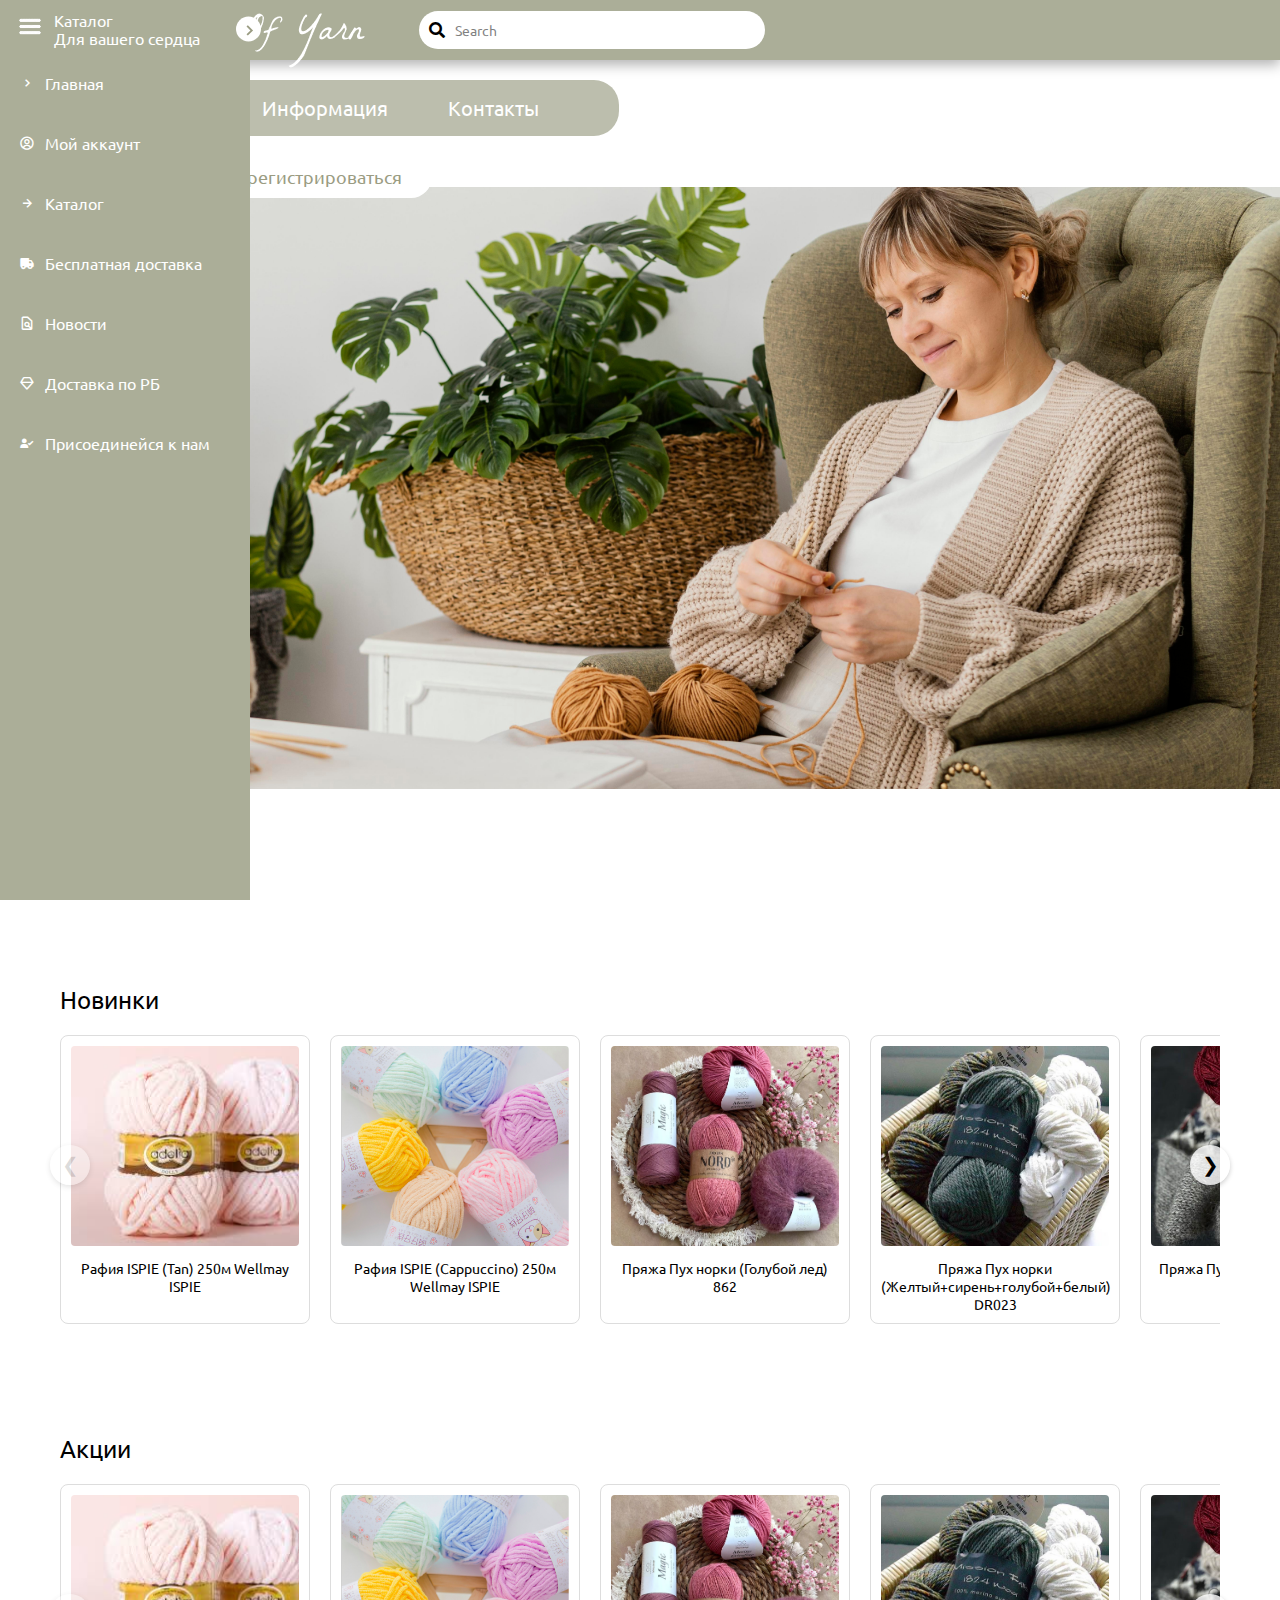
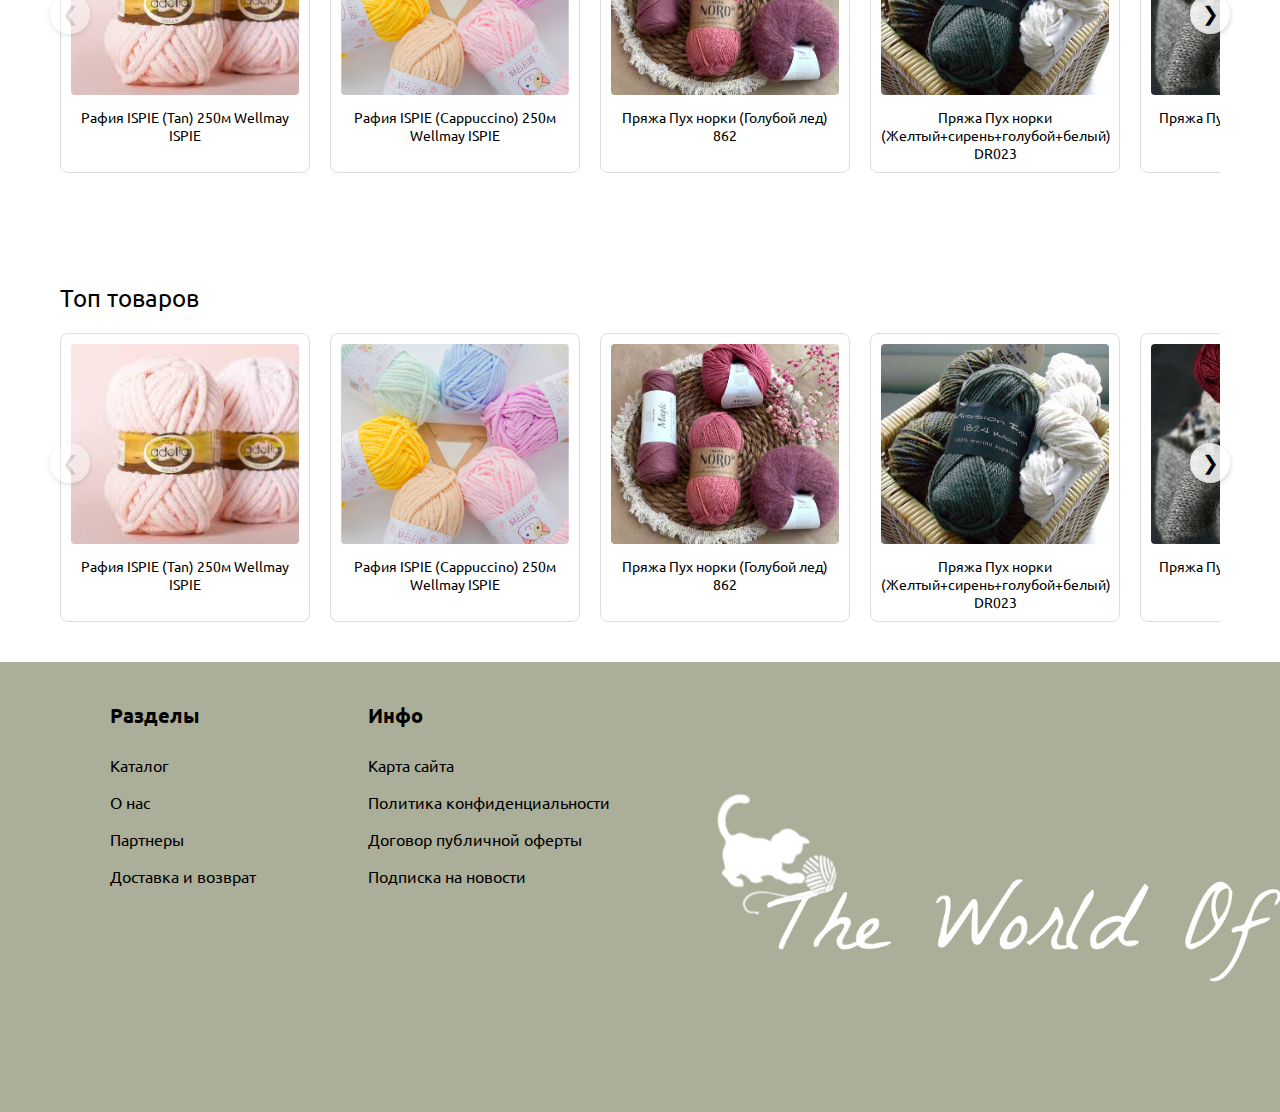
<file: public/index.html>
<!DOCTYPE html>
<html lang="en">
<head>
    <meta charset="UTF-8">
    <meta name="viewport" content="width=device-width, initial-scale=1.0">
    <title>Pryga Website</title>
    <link rel="stylesheet" href="https://cdnjs.cloudflare.com/ajax/libs/font-awesome/5.15.4/css/all.min.css"/>
    <link href='https://unpkg.com/boxicons@2.1.4/css/boxicons.min.css' rel='stylesheet'>
    <link rel="stylesheet" href="/css/style.css">
</head>
<body>
    <section id="header">
        
        <nav class="sidebar">
            <header>
                <div class="image-text">
                    <span class="image">
                        <img src="../img/catalog.png" alt="catalog">
                    </span>
                    <div class="text header-text">
                        <span class="name">Каталог</span>
                        <span class="proff">Для вашего сердца</span>
                    </div>
                </div>
                <i class='bx bx-chevron-right toggle'></i>
            </header>

            <div class="menu-bar">
                <div class="menu">
                    <ul class="menu-links">
                        <li class="nav-link">
                            <a href="#">
                                <i class='bx bx-chevron-right'></i>
                                <span class="text nav-text">Главная</span>
                            </a>
                        </li>
                        <li class="nav-link">
                            <a href="#">
                                <i class='bx bx-user-circle'></i>
                                <span class="text nav-text">Мой аккаунт</span>
                            </a>
                        </li>
                        <li class="nav-link">
                            <a href="#">
                                <i class='bx bx-right-arrow-alt'></i>
                                <span class="text nav-text">Каталог</span>
                            </a>
                        </li>
                        <li class="nav-link">
                            <a href="#">
                                <i class='bx bxs-truck'></i>
                                <span class="text nav-text">Бесплатная доставка</span>
                            </a>
                        </li>
                        <li class="nav-link">
                            <a href="#">
                                <i class='bx bx-file-find'></i>
                                <span class="text nav-text">Новости</span>
                            </a>
                        </li>
                        <li class="nav-link">
                            <a href="#">
                                <i class='bx bx-diamond'></i>
                                <span class="text nav-text">Доставка по РБ</span>
                            </a>
                        </li>
                        <li class="nav-link">
                            <a href="#">
                                <i class='bx bxs-user-check'></i>
                                <span class="text nav-text">Присоединейся к нам</span>
                            </a>
                        </li>
                    </ul>
                </div>
            </div>
        </nav>

        <a href="#"><img src="../img/logo.png" class="logo" alt=""></a>
        <div>
            <ul id="navbar">
                <li class="search-container">
                    <form>
                        <div class="search">
                            <i class="fas fa-search"></i>
                            <input class="search-input" type="search" placeholder="Search">
                        </div>
                    </form>
                </li>

                <div class="favbasket-container">
                    <div class="heart-container">
                        <a href="Favorites.html">
                            <img title="Избранное" class="heart" src="../img/heart.png" alt="">
                        </a>
                    </div>
                    <div class="basket-container">
                        <a href="Basket.html">
                            <img title="Корзинка" class="basket" src="../img/basket.png" alt="">
                        </a>
                    </div>
                </div>
            </ul>
        </div>
    </section>

    <section id="hero">
        <ul>
            <li><a href="About.html" class="catalog-link">О нас</a></li>
            <li><a href="Inform.html"class="catalog-link">Информация</a></li>
            <li><a href="Contact.html"class="catalog-link">Контакты</a></li>
    
        </ul>
    
        <div class="sign-container">
            <!-- vhod-->
            <a href="login.html" class="Sign">Войти</a>
            <!-- register-->
            <a href="register.html" class="SignU">Зарегистрироваться</a>
        </div>
       
    </section>
<!--Контейнер новинок-->
    <div class="container">
        <h2>Новинки</h2>
        <div class="scroll-container" id="scrollContainer">
            <!-- Карточки новинок -->
            <div class="card">
                <img src="../img/prigha.jpg" alt="Item 1">
                <p>Рафия ISPIE (Tan) 250м Wellmay ISPIE</p>
            </div>
            <div class="card">
                <img src="../img/pryazha1.png" alt="Item 2">
                <p>Рафия ISPIE (Cappuccino) 250м Wellmay ISPIE</p>
            </div>
            <div class="card">
                <img src="../img/pryazha2.jpg" alt="Item 3">
                <p>Пряжа Пух норки (Голубой лед) 862</p>
            </div>
            <div class="card">
                <img src="../img/pryazha3.jpg" alt="Item 4">
                <p>Пряжа Пух норки (Желтый+сирень+голубой+белый) DR023</p>
            </div>
            <div class="card">
                <img src="../img/pryazha4.jpg" alt="Item 5">
                <p>Пряжа Пух норки (Зеленый) 842 Houseyarn</p>
            </div>
            <div class="card">
                <img src="../img/pryazha5.jpg" alt="Item 6">
                <p>Пряжа Пух норки (пурпурный) 808 Houseyarn</p>
            </div>
            <div class="card">
                <img src="../img/pryazha6.jpg" alt="Item 4">
                <p>Пряжа Пух норки (Желтый+сирень+голубой+белый) DR023</p>
            </div>
            <div class="card">
                <img src="../img/pryazha7.jpg" alt="Item 5">
                <p>Пряжа Пух норки (Зеленый) 842 Houseyarn</p>
            </div>
            <div class="card">
                <img src="../img/pryazha8.jpg" alt="Item 6">
                <p>Пряжа Пух норки (пурпурный) 808 Houseyarn</p>
            </div>
            <div class="card">
                <img src="../img/pryazha9.jpeg" alt="Item 4">
                <p>Пряжа Пух норки (Желтый+сирень+голубой+белый) DR023</p>
            </div>
            <div class="card">
                <img src="../img/pryazha10.png" alt="Item 5">
                <p>Пряжа Пух норки (Зеленый) 842 Houseyarn</p>
            </div>
            <div class="card">
                <img src="../img/pryazha11.jpg" alt="Item 6">
                <p>Пряжа Пух норки (пурпурный) 808 Houseyarn</p>
            </div>
        </div>
        <!-- Кнопки для прокрутки -->
        <button class="scroll-btn left" onclick="scrollLeft()">&#10094;</button>
        <button class="scroll-btn right" onclick="scrollRight()">&#10095;</button>
    </div>
<!--Контейнер акции-->
    <div class="container">
        <h2>Акции</h2>
        <div class="scroll-container" id="scrollstockContainer">
            <!-- Карточки акции-->
            <div class="card">
                <img src="../img/prigha.jpg" alt="Item 1">
                <p>Рафия ISPIE (Tan) 250м Wellmay ISPIE</p>
            </div>
            <div class="card">
                <img src="../img/pryazha1.png" alt="Item 2">
                <p>Рафия ISPIE (Cappuccino) 250м Wellmay ISPIE</p>
            </div>
            <div class="card">
                <img src="../img/pryazha2.jpg" alt="Item 3">
                <p>Пряжа Пух норки (Голубой лед) 862</p>
            </div>
            <div class="card">
                <img src="../img/pryazha3.jpg" alt="Item 4">
                <p>Пряжа Пух норки (Желтый+сирень+голубой+белый) DR023</p>
            </div>
            <div class="card">
                <img src="../img/pryazha4.jpg" alt="Item 5">
                <p>Пряжа Пух норки (Зеленый) 842 Houseyarn</p>
            </div>
            <div class="card">
                <img src="../img/pryazha5.jpg" alt="Item 6">
                <p>Пряжа Пух норки (пурпурный) 808 Houseyarn</p>
            </div>
            <div class="card">
                <img src="../img/pryazha6.jpg" alt="Item 7">
                <p>Пряжа Пух норки (Желтый+сирень+голубой+белый) DR023</p>
            </div>
            <div class="card">
                <img src="../img/pryazha7.jpg" alt="Item 8">
                <p>Пряжа Пух норки (Зеленый) 842 Houseyarn</p>
            </div>
            <div class="card">
                <img src="../img/pryazha8.jpg" alt="Item 9">
                <p>Пряжа Пух норки (пурпурный) 808 Houseyarn</p>
            </div>
            <div class="card">
                <img src="../img/pryazha9.jpeg" alt="Item 10">
                <p>Пряжа Пух норки (Желтый+сирень+голубой+белый) DR023</p>
            </div>
            <div class="card">
                <img src="../img/pryazha10.png" alt="Item 11">
                <p>Пряжа Пух норки (Зеленый) 842 Houseyarn</p>
            </div>
            <div class="card">
                <img src="../img/pryazha11.jpg" alt="Item 12">
                <p>Пряжа Пух норки (пурпурный) 808 Houseyarn</p>
            </div>
        </div>
        <!-- Кнопки для прокрутки -->
        <button class="scroll-btn left" onclick="scrollLeft()">&#10094;</button>
        <button class="scroll-btn right" onclick="scrollRight()">&#10095;</button>
    </div>
<!--Контейнер топ товаров-->
    <div class="container">
        <h2>Топ товаров</h2>
        <div class="scroll-container" id="scrollstockContainer">
            <!-- Карточки Топ товаров-->
            <div class="card">
                <img src="../img/prigha.jpg" alt="Item 1">
                <p>Рафия ISPIE (Tan) 250м Wellmay ISPIE</p>
            </div>
            <div class="card">
                <img src="../img/pryazha1.png" alt="Item 2">
                <p>Рафия ISPIE (Cappuccino) 250м Wellmay ISPIE</p>
            </div>
            <div class="card">
                <img src="../img/pryazha2.jpg" alt="Item 3">
                <p>Пряжа Пух норки (Голубой лед) 862</p>
            </div>
            <div class="card">
                <img src="../img/pryazha3.jpg" alt="Item 4">
                <p>Пряжа Пух норки (Желтый+сирень+голубой+белый) DR023</p>
            </div>
            <div class="card">
                <img src="../img/pryazha4.jpg" alt="Item 5">
                <p>Пряжа Пух норки (Зеленый) 842 Houseyarn</p>
            </div>
            <div class="card">
                <img src="../img/pryazha5.jpg" alt="Item 6">
                <p>Пряжа Пух норки (пурпурный) 808 Houseyarn</p>
            </div>
            <div class="card">
                <img src="../img/pryazha6.jpg" alt="Item 7">
                <p>Пряжа Пух норки (Желтый+сирень+голубой+белый) DR023</p>
            </div>
            <div class="card">
                <img src="../img/pryazha7.jpg" alt="Item 8">
                <p>Пряжа Пух норки (Зеленый) 842 Houseyarn</p>
            </div>
            <div class="card">
                <img src="../img/pryazha8.jpg" alt="Item 9">
                <p>Пряжа Пух норки (пурпурный) 808 Houseyarn</p>
            </div>
            <div class="card">
                <img src="../img/pryazha9.jpeg" alt="Item 10">
                <p>Пряжа Пух норки (Желтый+сирень+голубой+белый) DR023</p>
            </div>
            <div class="card">
                <img src="../img/pryazha10.png" alt="Item 11">
                <p>Пряжа Пух норки (Зеленый) 842 Houseyarn</p>
            </div>
            <div class="card">
                <img src="../img/pryazha11.jpg" alt="Item 12">
                <p>Пряжа Пух норки (пурпурный) 808 Houseyarn</p>
            </div>
        </div>
        <!-- Кнопки для прокрутки -->
        <button class="scroll-btn left" onclick="scrollLeft()">&#10094;</button>
        <button class="scroll-btn right" onclick="scrollRight()">&#10095;</button>
    </div>

    <section id="footer-main" class="footer-step">
        <footer class="footer-web">
            <div class="footer-col">
                <h3>Разделы</h3>
                <a href="#">Каталог</a>
                <a href="#">О нас</a>
                <a href="#">Партнеры</a>
                <a href="#">Доставка и возврат </a>

            </div>
            <div class="footer-col">
                <h3>Инфо</h3>
                <a href="#">Карта сайта</a>
                <a href="#">Политика конфиденциальности</a>
                <a href="#">Договор публичной оферты</a>
                <a href="#">Подписка на новости</a>
            </div>

            <div class="footer-logo">
                <a href="#"><img src="../img/logofooter.png" class="logo-foot" alt="logo-foot"></a>
            </div>

        </footer>

    </section>



    <script src="../script.js"></script>
</body>
</html>
</file>
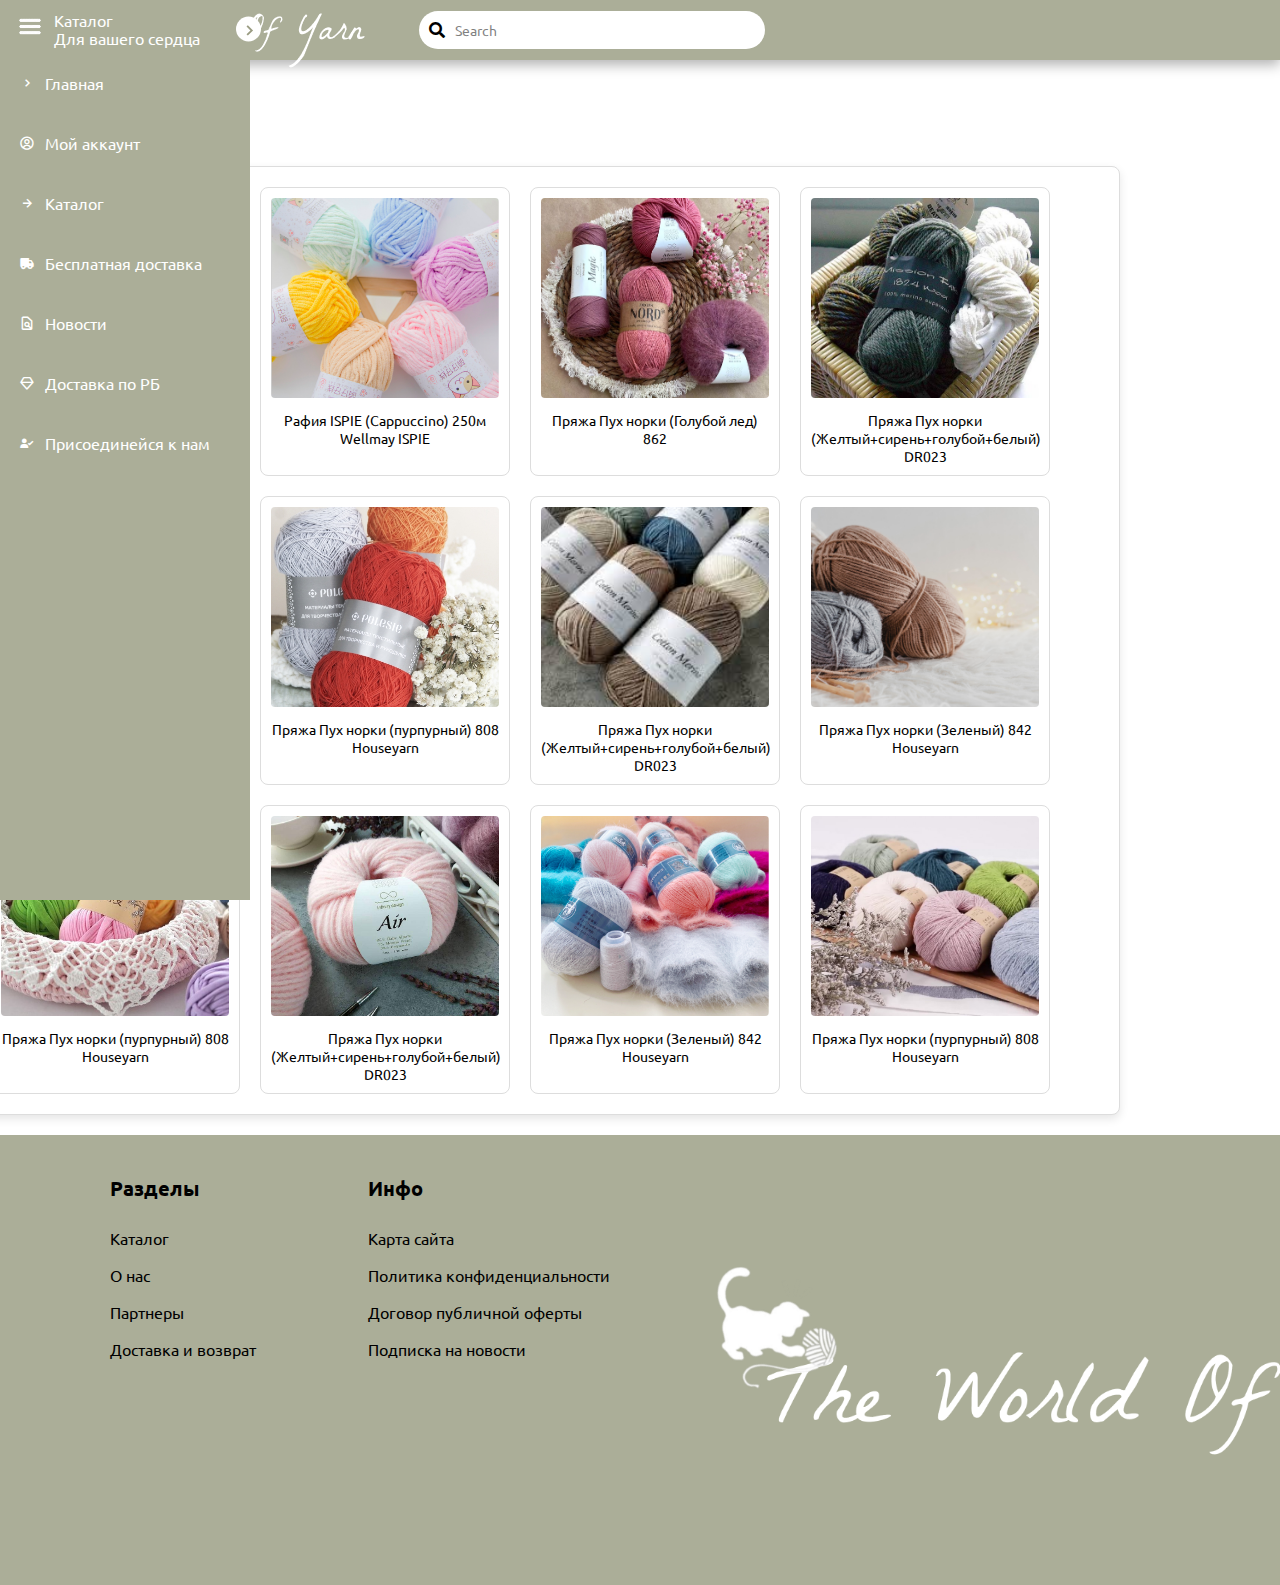
<file: public/favorites.html>
<!DOCTYPE html>
<html lang="en">
<head>
    <meta charset="UTF-8">
    <meta name="viewport" content="width=device-width, initial-scale=1.0">
    <title>Pryga Website</title>
    <link rel="stylesheet" href="https://cdnjs.cloudflare.com/ajax/libs/font-awesome/5.15.4/css/all.min.css"/>
    <link href='https://unpkg.com/boxicons@2.1.4/css/boxicons.min.css' rel='stylesheet'>
    <link rel="stylesheet" href="/css/style.css">
</head>
<body>
    <section id="header">
        
        <nav class="sidebar">
            <header>
                <div class="image-text">
                    <span class="image">
                        <img src="../img/catalog.png" alt="catalog">
                    </span>
                    <div class="text header-text">
                        <span class="name">Каталог</span>
                        <span class="proff">Для вашего сердца</span>
                    </div>
                </div>
                <i class='bx bx-chevron-right toggle'></i>
            </header>

            <div class="menu-bar">
                <div class="menu">
                    <ul class="menu-links">
                        <li class="nav-link">
                            <a href="#">
                                <i class='bx bx-chevron-right'></i>
                                <span class="text nav-text">Главная</span>
                            </a>
                        </li>
                        <li class="nav-link">
                            <a href="#">
                                <i class='bx bx-user-circle'></i>
                                <span class="text nav-text">Мой аккаунт</span>
                            </a>
                        </li>
                        <li class="nav-link">
                            <a href="#">
                                <i class='bx bx-right-arrow-alt'></i>
                                <span class="text nav-text">Каталог</span>
                            </a>
                        </li>
                        <li class="nav-link">
                            <a href="#">
                                <i class='bx bxs-truck'></i>
                                <span class="text nav-text">Бесплатная доставка</span>
                            </a>
                        </li>
                        <li class="nav-link">
                            <a href="#">
                                <i class='bx bx-file-find'></i>
                                <span class="text nav-text">Новости</span>
                            </a>
                        </li>
                        <li class="nav-link">
                            <a href="#">
                                <i class='bx bx-diamond'></i>
                                <span class="text nav-text">Доставка по РБ</span>
                            </a>
                        </li>
                        <li class="nav-link">
                            <a href="#">
                                <i class='bx bxs-user-check'></i>
                                <span class="text nav-text">Присоединейся к нам</span>
                            </a>
                        </li>
                    </ul>
                </div>
            </div>
        </nav>

        <a href="#"><img src="../img/logo.png" class="logo" alt=""></a>
        <div>
            <ul id="navbar">
                <li class="search-container">
                    <form>
                        <div class="search">
                            <i class="fas fa-search"></i>
                            <input class="search-input" type="search" placeholder="Search">
                        </div>
                    </form>
                </li>

                <div class="favbasket-container">
                    <div class="heart-container">
                        <a href="Favorites.html">
                            <img title="Избранное" class="heart" src="../img/heart.png" alt="">
                        </a>
                    </div>
                    <div class="basket-container">
                        <a href="Basket.html">
                            <img title="Корзинка" class="basket" src="../img/basket.png" alt="">
                        </a>
                    </div>
                </div>
            </ul>
        </div>
    </section>

    
    <section id="favorites-container">
        <button class="go-back-favorites go-fav-success" type="button" onclick="window.location.href='index.html'">
            <i class='bx bx-left-arrow-alt'></i>
            <h4>Избранное</h4>
        </button>
        <div class="container-fav">
            <div class="scroll-favorites">
                <div class="fav-card">
                    <img src="../img/prigha.jpg" alt="Item 1">
                    <p>Рафия ISPIE (Tan) 250м Wellmay ISPIE</p>
                </div>
                <div class="fav-card">
                    <img src="../img/pryazha1.png" alt="Item 2">
                    <p>Рафия ISPIE (Cappuccino) 250м Wellmay ISPIE</p>
                </div>
                <div class="fav-card">
                    <img src="../img/pryazha2.jpg" alt="Item 3">
                    <p>Пряжа Пух норки (Голубой лед) 862</p>
                </div>
                <div class="fav-card">
                    <img src="../img/pryazha3.jpg" alt="Item 4">
                    <p>Пряжа Пух норки (Желтый+сирень+голубой+белый) DR023</p>
                </div>
                <div class="fav-card">
                    <img src="../img/pryazha4.jpg" alt="Item 5">
                    <p>Пряжа Пух норки (Зеленый) 842 Houseyarn</p>
                </div>
                <div class="fav-card">
                    <img src="../img/pryazha5.jpg" alt="Item 6">
                    <p>Пряжа Пух норки (пурпурный) 808 Houseyarn</p>
                </div>
                <div class="fav-card">
                    <img src="../img/pryazha6.jpg" alt="Item 4">
                    <p>Пряжа Пух норки (Желтый+сирень+голубой+белый) DR023</p>
                </div>
                <div class="fav-card">
                    <img src="../img/pryazha7.jpg" alt="Item 5">
                    <p>Пряжа Пух норки (Зеленый) 842 Houseyarn</p>
                </div>
                <div class="fav-card">
                    <img src="../img/pryazha8.jpg" alt="Item 6">
                    <p>Пряжа Пух норки (пурпурный) 808 Houseyarn</p>
                </div>
                <div class="fav-card">
                    <img src="../img/pryazha9.jpeg" alt="Item 4">
                    <p>Пряжа Пух норки (Желтый+сирень+голубой+белый) DR023</p>
                </div>
                <div class="fav-card">
                    <img src="../img/pryazha10.png" alt="Item 5">
                    <p>Пряжа Пух норки (Зеленый) 842 Houseyarn</p>
                </div>
                <div class="fav-card">
                    <img src="../img/pryazha11.jpg" alt="Item 6">
                    <p>Пряжа Пух норки (пурпурный) 808 Houseyarn</p>
                </div>
            </div>
        </div>


    </section>

    <section id="footer-main" class="footer-step">
        <footer class="footer-web">
            <div class="footer-col">
                <h3>Разделы</h3>
                <a href="#">Каталог</a>
                <a href="#">О нас</a>
                <a href="#">Партнеры</a>
                <a href="#">Доставка и возврат </a>

            </div>
            <div class="footer-col">
                <h3>Инфо</h3>
                <a href="#">Карта сайта</a>
                <a href="#">Политика конфиденциальности</a>
                <a href="#">Договор публичной оферты</a>
                <a href="#">Подписка на новости</a>
            </div>

            <div class="footer-logo">
                <a href="#"><img src="../img/logofooter.png" class="logo-foot" alt="logo-foot"></a>
            </div>

        </footer>

    </section>



    <script src="../script.js"></script>
</body>
</html>
</file>
<file: css/style.css>
@import url('https://fonts.googleapis.com/css2?family=Ubuntu:wght@300;400;500&display=swap');

* {
    margin: 0;
    padding: 0;
    box-sizing: border-box;
}

body {
    font-family: "Ubuntu", sans-serif;
    font-weight: 400;
    height: 100vh;
    
}


#header {
    display: flex;
    align-items: center;
    justify-content: flex-start;
    padding: 0 20px;
    margin: 0 auto;
    height: 60px;
    background: #ABAE98;
    box-shadow: 0 5px 12px rgba(0,0,0,0.3);
    z-index: 999;
    position: sticky;
    top: 0;
    left: 0;
}
/* 
.sidebar .text {
    font-size: 16px;
    font-weight: 400px;
    color: #9A9C82;
}
.sidebar .image {
    min-width: 60px;
    display: flex;
    align-items: center;
} */

.sidebar {
    position: fixed;
    top: 0;
    left: 0;
    height: 100%;
    width: 250px;
    padding: 10px 14px;
    background: #ABAE98;
    transition: width 0.3s ease;
    z-index: 1000; /* Поверх основного содержимого */
}

.image img {
    max-width: 80%;
    color: #fff;
}

.sidebar li {
    height: 50px;
    margin-top: 10px;
    list-style: none;
    display: flex;
    align-items: center;
}

.sidebar li a span,
.sidebar li a i {
    padding: 5px;
    color: #fff;
}

.sidebar li .icon {
    display: flex;
    align-items: center;
    justify-content: center;
    min-width: 60px;
    font-size: 20px;
}
.sidebar li .icon,
.sidebar li .icon {
    
    color: #fff;
}

.sidebar header {
  position: relative;  
}

.sidebar .image-text img {
    width: 40px;
    border-radius: 6px;
}

.sidebar header .image-text {
    display: flex;
    align-items: center;
}

header .image-text .header-text {
    display: flex;
    flex-direction: column;
    color: #fff;
}

.header-text .name {
    font-weight: 600px;
}
.header-text  .proff {
    margin-top: -2px;
}

.sidebar header .toggle {
    position: absolute;
    top: 50%;
    right: -25px;
    transform: translateY(-50%);
    height: 25px;
    width: 25px;
    background: #fff;
    display: flex;
    align-items: center;
    justify-content: center;
    border-radius: 50%;
    color: #9A9C82;
    font-size: 22px;
}

.sidebar li a {
    height: 100%;
    width: 100%;
    display: flex;
    align-items: center;
    text-decoration: none;
    border-radius: 6px;
    transition:  all 0.3s ease;
}

.sidebar li a:hover {
    background-color: #9A9C82;
}
.sidebar li a:hover .icon,
.sidebar li a:hover .text {
    color: #D9D9D9;
    transition: all 0.2s ease;
}

/* Скрываем текст в меню при свернутом состоянии панели */
.sidebar.collapsed {
    width: 50px;
}

/* Скрываем текст в заголовке и меню при сворачивании */
.sidebar.collapsed .header-text .name,
.sidebar.collapsed .header-text .proff,
.sidebar.collapsed .menu-links .nav-text {
    display: none;
}

/* Настройка отображения иконки */
.sidebar.collapsed .image {
    max-width: 100%;
}

/* Поворачиваем иконку стрелки при свернутом состоянии */
.sidebar .toggle {
    position: absolute;
    top: 50%;
    right: -25px;
    transform: translateY(-50%);
    height: 25px;
    width: 25px;
    background: #fff;
    display: flex;
    align-items: center;
    justify-content: center;
    border-radius: 50%;
    color: #9A9C82;
    font-size: 22px;
    cursor: pointer;
    transition: transform 0.3s ease;
}

/* Поворот иконки при свернутом состоянии */
.sidebar.collapsed .toggle {
    transform: translateY(-50%) rotate(180deg);
}


.logo {
    width:auto;
    height: 100%;
    margin-right: 20px;
    margin-left: 25px;
    margin-top: 20px;
}

#navbar {
    display: flex;
    align-items: center;
    justify-content: flex-start;
    list-style: none;
    gap: 15px;
}

.favbasket-container {
    display: flex;
    align-items: center;
    gap: 10px;
    margin-left: 630px;
}

.heart-container, .basket-container {
    border: 1px solid #fff;
    border-radius: 10px;
    background: #fff;
    
}

.basket, .heart {
    max-width: 40px;
    margin: 0 auto;
    padding: 5px;
}

.search {
    --padding: 10px;
    width: max-content;
    display: flex;
    align-items: center;
    padding: var(--padding);
    border-radius: 25px; 
    background: #fff;
    transition: box-shadow 0.25s;
}

.search:focus-within {
    box-shadow: 0 0 2px rgba(0,0,0,0.90);
}

.search-input {
    font-size: 14px;
    font-family: "Ubuntu", sans-serif;
    color: #000;
    margin-left: var(--padding);
    outline: none;
    border: none;
    background: transparent;
    width:300px;
}

.search-input::placeholder {
    color: rgba(0,0,0,0.5);
}

.search-container {
    display: flex;
    align-items: center;
    margin-left: 0;
}
/*главный экран*/
#hero {
    background-color: #fff;
    background-image: url("../img/womanFirst.png");
    width: 100%;
    height: 95vh;
    background-size: contain;
    background-position: center;
    background-repeat: no-repeat;
    padding: 13%;
    display: flex;
    flex-direction: column;
    align-items: flex-start;
    justify-content: flex-start;
    padding: 20px;
    position: relative;
}

#hero ul {
    display: flex;
    justify-content: flex-start;
    gap: 20px;
    list-style: none;
    padding: 10px 0;
    background-color: rgba(171, 174, 152, 0.8); /* Прозрачный фон для панели */
    border-radius: 25px;
    padding: 15px 60px;
    margin-left: 50px;
}

.catalog-link {
    font-family: "Ubuntu", sans-serif;
    color: #fff;
    text-decoration: none;
    font-weight: 400;
    font-size: 20px;
    padding: 10px 20px;
    border-radius: 10px;
    transition: background-color 0.3s ease;
    /* background-color: #ABAE98; */
}


.catalog-link:hover {
    background-color: #9A9C82;
}



#hero li a{
    font-family: "Ubuntu", sans-serif;
    color: #fff;
    text-decoration: none;
    font-weight: 400;
    font-size: 20px;
    padding: 10px 20px;
}


.sign-container {
    display: flex;
    gap: 15px;
    margin-top: 20px;
    margin-left: 50px;
}

.Sign, .SignU {
    display: flex;
    flex-direction: row;
    gap: 15px;
    justify-content: center;
    align-items: center;
    padding: 10px 30px;
    background-color: #fff;
    border-radius: 25px;
    font-family: "Ubuntu", sans-serif;
    color: #9A9C82;
    font-size: 18px;
    text-decoration: none;
    cursor: pointer;
    transition: background-color 0.3s ease;
    
}

.Sign:hover, .SignU:hover {
    background-color: #9A9C82;
    color: #fff;
}
/*панель новинки*/
.container {
    position: relative;
    max-width: 1200px;
    margin: 0 auto;
    margin-top: 50px;
    padding: 20px;
}

.scroll-container {
    display: flex;
    overflow-x: scroll;
    scroll-behavior: smooth;
    gap: 20px;
    padding: 20px 0;
    -ms-overflow-style: none;  /* Скрыть скроллбар в IE и Edge */
    scrollbar-width: none;  /* Скрыть скроллбар в Firefox */
}

/* Скрыть скроллбар в Chrome, Safari и Opera */
.scroll-container::-webkit-scrollbar {
    display: none;
}

.container h2 {
    font-family: "Ubuntu", sans-serif;
    font-weight: 400;
}

.card {
    flex: 0 0 auto;
    width: 250px;
    padding: 10px;
    border: 1px solid #ddd;
    border-radius: 8px;
    transition: transform 0.3s ease;
}

.card:hover,
.fav-card:hover {
    transform: translateY(-5px);
    box-shadow: 0 5px 15px rgba(0,0,0,0.1);
}

.card img {
    width: 100%;
    height: 200px;
    object-fit: cover;
    border-radius: 4px;
}

.card p,
.fav-card p {
    margin-top: 10px;
    font-size: 14px;
    text-align: center;
}

.scroll-btn {
    position: absolute;
    top: 50%;
    transform: translateY(-50%);
    background: rgba(255, 255, 255, 0.8);
    border: none;
    width: 40px;
    height: 40px;
    border-radius: 50%;
    cursor: pointer;
    display: flex;
    align-items: center;
    justify-content: center;
    font-size: 20px;
    box-shadow: 0 2px 5px rgba(0,0,0,0.2);
    z-index: 1;
}

.scroll-btn:hover {
    background: rgba(255, 255, 255, 0.9);
}

.scroll-btn.left {
    left: 10px;
}

.scroll-btn.right {
    right: 10px;
}

/* Адаптивность для мобильных устройств */
@media (max-width: 768px) {
    .scroll-btn {
        display: none; 
    }
    
    .card {
        width: 200px; 
    }
}

.scroll-btn:disabled {
    cursor: not-allowed !important;
    opacity: 0.5 !important;
}

.scroll-btn {
    transition: opacity 0.3s ease;
}

/* login page*/
#hero-container {
    display: flex;
    height: 100vh;
    position: relative; 
}
/*кнопка назад на глваную панель*/
.go-back,
.go-back-registr {
    --button-color: #000;
    --button-background-hover: #9A9C82;
    --button-background: #ABAE98;

    display: flex; 
    align-items: center; 
    justify-content: center;
    width: 45px; /* Фиксированная ширина */
    height: 45px; /* Фиксированная высота */
    margin: 10px;
    background: var(--button-background);
    color: var(--button-color);
    border: 1px solid #000;
    border-radius: 5px;
    cursor: pointer;
    box-shadow: 0 2px 3px #231F20;
    position: absolute; 
    left: 10px; 
    top: 10px; 
}

.go-back i ,
.go-back-registr i{
    font-size: 24px; 
    display: flex;
    align-items: center;
    justify-content: center;
}

.go-back:hover,
.go-back-registr:hover{
    background: var(--button-background-hover);
}

 .text-section {
    width: 100%;
    background-color: #fff;
    display: flex;
    flex-direction: column;
    justify-content: center;
    padding-left: 100px;
}

.text-section h1 {
    font-size: 35px;
    font-weight: 700;
    margin-bottom: 15px;
    margin-left: 200px;
}
.text-section p {
    font-size: 15px;
    font-weight: 300;
    margin-bottom: 40px;
    margin-left: 190px;
}

.login-form {
    display: flex;
    flex-direction: column;
}

.login-form label {
    font-weight: 500;
    margin: 10px 0 5px;
}

.login-form input {
    padding: 10px;
    margin-bottom: 15px;
    font-size: 16px;
    border: 1px solid #ccc;
    border-radius: 4px;
    background-color: #f7f7f7;
}

.form-option {
    display: flex;
    justify-content: space-between;
    align-items: center;
    margin-bottom: 20px;
    width: 100%;
}

/* Стили для контейнера с чекбоксом */
.form-option label {
    display: flex;
    align-items: center;
    gap: 8px;
    font-size: 14px;
    color: #666;
    cursor: pointer;
}

/* Стили для самого чекбокса */
.form-option input[type="checkbox"] {
    width: 16px;
    height: 16px;
    margin: 0;
    cursor: pointer;
    accent-color: #000;
}

/* Стили для ссылки "Забыли пароль?" */
.form-option a {
    color: #000;
    text-decoration: none;
    font-size: 14px;
    transition: color 0.3s ease;
}

/* Эффект при наведении на ссылку */
.form-option a:hover {
    color: #666;
    text-decoration: underline;
}

/* Стили для текста внутри label */
.form-option label {
    font-weight: 400;
    color: #333;
}


.login-form button {
    background-color: #000;
    color: #fff;
    padding: 10px;
    font-size: 16px;
    border: none;
    border-radius: 4px;
    cursor: pointer;
}

.register-link {
    margin-top: 20px; 
    text-align:right; 
    font-size: 12px; 
    margin-left: 140px;
}

#logo-hero {
    width: 100%;
    background-image: url("../img/logreg1.png");
    background-size:contain;
    background-position: right;
    background-repeat: no-repeat;
    display: flex;  
    align-items: center;
    justify-content: center;
}

/*footer*/
/* .footer-step {
    margin-top: 400px;
} */

#footer-main {
    background-color:#ABAE98;
    height: 50vh;
    padding: 40px 110px;
}

.footer-web {
    display: flex;
    justify-content: space-between;
    flex-wrap: wrap;
    max-width: 500px;

}

.footer-col {
    display: flex;
    flex-direction: column;
}

.footer-col h3 {
    font-family: "Ubuntu", sans-serif;
    font-weight: 700;
    font-size: 20px;
    color: #000;
    margin-bottom: 20px;
}

.footer-col a {
    color: #000;
    list-style: none;
    text-decoration: none;
    font-size: 16px;
    margin-bottom: 5px;
    line-height: 2.0;
    transition: color 0.3s ease;
}

.footer-col a:hover {
    color: #fff;
}

.footer-logo {
    display: flex;
    justify-content: center;
    align-items: center;
    margin-left: 580px;
    margin-top: -140px;
}

.footer-logo img{
    width: 900px
}

/*favorites*/

#favorites-container {
    padding: 20px;
    margin: 0 auto;
    max-width: 1500px;
}

.container-fav {
    display: flex;
    justify-content: center;
    max-width: 1200px;
    margin: 0 -100px;
    padding: 20px;
    background-color: #fff;
    border: 1px solid #ddd;
    box-shadow: 0 4px 10px rgba(0, 0, 0, 0.1);
    border-radius: 8px;
}

.scroll-favorites {
    display: flex;
    flex-wrap: wrap;
    gap: 20px;
    justify-content: center;
    width: 100%;
}

.fav-card {
    flex: 0 1 calc(33.333% - 20px);
    max-width: 250px;
    min-width: 200px;
    padding: 10px;
    border: 1px solid #ddd;
    border-radius: 8px;
    transition: transform 0.3s ease;
    margin: 0; 
}

.fav-card img {
    width: 100%;
    height: 200px;
    object-fit: cover;
    border-radius: 4px;
}

/* Медиа-запрос для адаптивности */
@media (max-width: 1200px) {
    .fav-card {
        flex: 0 1 calc(50% - 20px);
    }
}

@media (max-width: 768px) {
    .fav-card {
        flex: 0 1 calc(100% - 20px);
    }
}

/*favorites tittle button*/

.go-back-favorites {
    --button-color: #000;
    --button-background-hover: #9A9C82;
    --button-background: #ABAE98;

    display: flex; 
    align-items: center; 
    justify-content: center;
    padding: 10px 30px;
    margin: 10px;
    background: var(--button-background);
    color: var(--button-color);
    border: 1px solid #000;
    border-radius: 5px;
    cursor: pointer;
    box-shadow: 0 2px 3px #231F20;
    margin-bottom: 30px;
    margin-left: -50px;
}

.go-back-favorites i {
    font-size: 24px; 
    display: flex;
    align-items: center;
    justify-content: center;
}

.go-back-favorites h4 {
    font-family: "Ubuntu", sans-serif;
    font-size: 18px;
    font-weight: 600;
}


.go-back-favorites:hover,
.go-back-favorites i:hover,
.go-back-favorites h4:hover {
    background: var(--button-background-hover);
    color: #fff;
}
</file>
